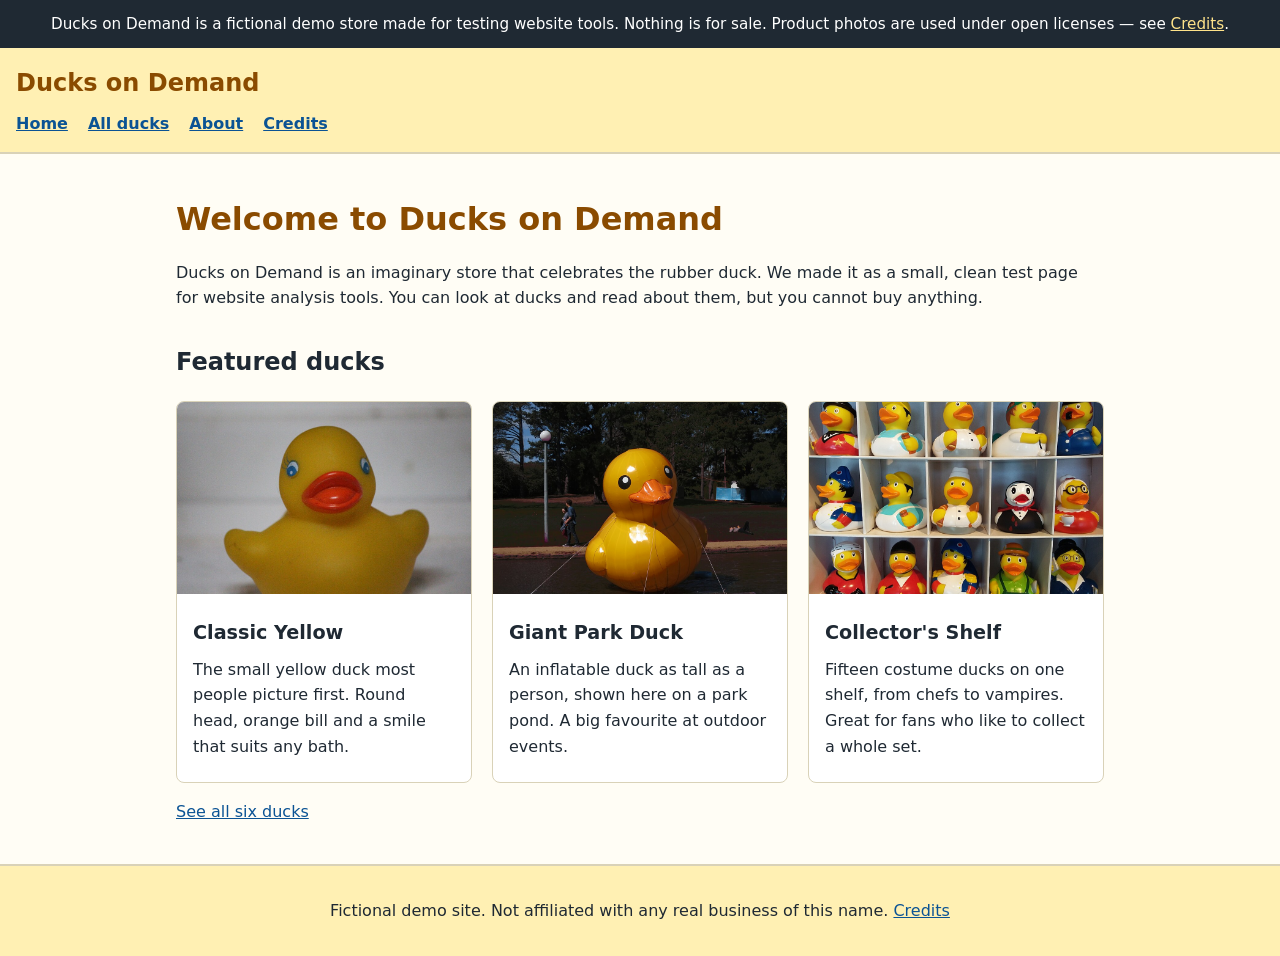
<file: index.html>
<!DOCTYPE html>
<html lang="en">
<head>
<meta charset="utf-8">
<meta name="viewport" content="width=device-width, initial-scale=1">
<title>Ducks on Demand | Fictional Rubber Duck Demo Store</title>
<meta name="description" content="Ducks on Demand is a fictional rubber duck store made as a demo page for testing SEO and accessibility tools. Nothing is for sale here.">
<link rel="stylesheet" href="css/style.css">
</head>
<body>
<div class="banner" role="note"><p>Ducks on Demand is a fictional demo store made for testing website tools. Nothing is for sale. Product photos are used under open licenses — see <a href="credits.html">Credits</a>.</p></div>
<header class="site">
<p class="site-name">Ducks on Demand</p>
<nav aria-label="Main"><ul><li><a href="index.html" aria-current="page">Home</a></li><li><a href="ducks.html">All ducks</a></li><li><a href="about.html">About</a></li><li><a href="credits.html">Credits</a></li></ul></nav>
</header>
<main>
<h1>Welcome to Ducks on Demand</h1>
<p>Ducks on Demand is an imaginary store that celebrates the rubber duck. We made it as a small, clean test page for website analysis tools. You can look at ducks and read about them, but you cannot buy anything.</p>
<h2>Featured ducks</h2>
<ul class="grid">
<li class="card"><img src="images/classic-yellow.jpg" alt="A close-up of a small yellow rubber duck with blue eyes and an orange bill, facing the camera" width="960" height="720" loading="lazy"><div class="body"><h3>Classic Yellow</h3><p>The small yellow duck most people picture first. Round head, orange bill and a smile that suits any bath.</p></div></li>
<li class="card"><img src="images/giant-park.jpg" alt="A giant inflatable yellow duck floating on a pond in a park with trees behind it" width="960" height="720" loading="lazy"><div class="body"><h3>Giant Park Duck</h3><p>An inflatable duck as tall as a person, shown here on a park pond. A big favourite at outdoor events.</p></div></li>
<li class="card"><img src="images/duck-collection.jpg" alt="A shelf of fifteen dressed-up rubber ducks wearing hats, uniforms and costumes" width="960" height="720" loading="lazy"><div class="body"><h3>Collector's Shelf</h3><p>Fifteen costume ducks on one shelf, from chefs to vampires. Great for fans who like to collect a whole set.</p></div></li>
</ul>
<p><a href="ducks.html">See all six ducks</a></p>
</main>
<footer class="site">
<p>Fictional demo site. Not affiliated with any real business of this name. <a href="credits.html">Credits</a></p>
</footer>
</body>
</html>
</file>
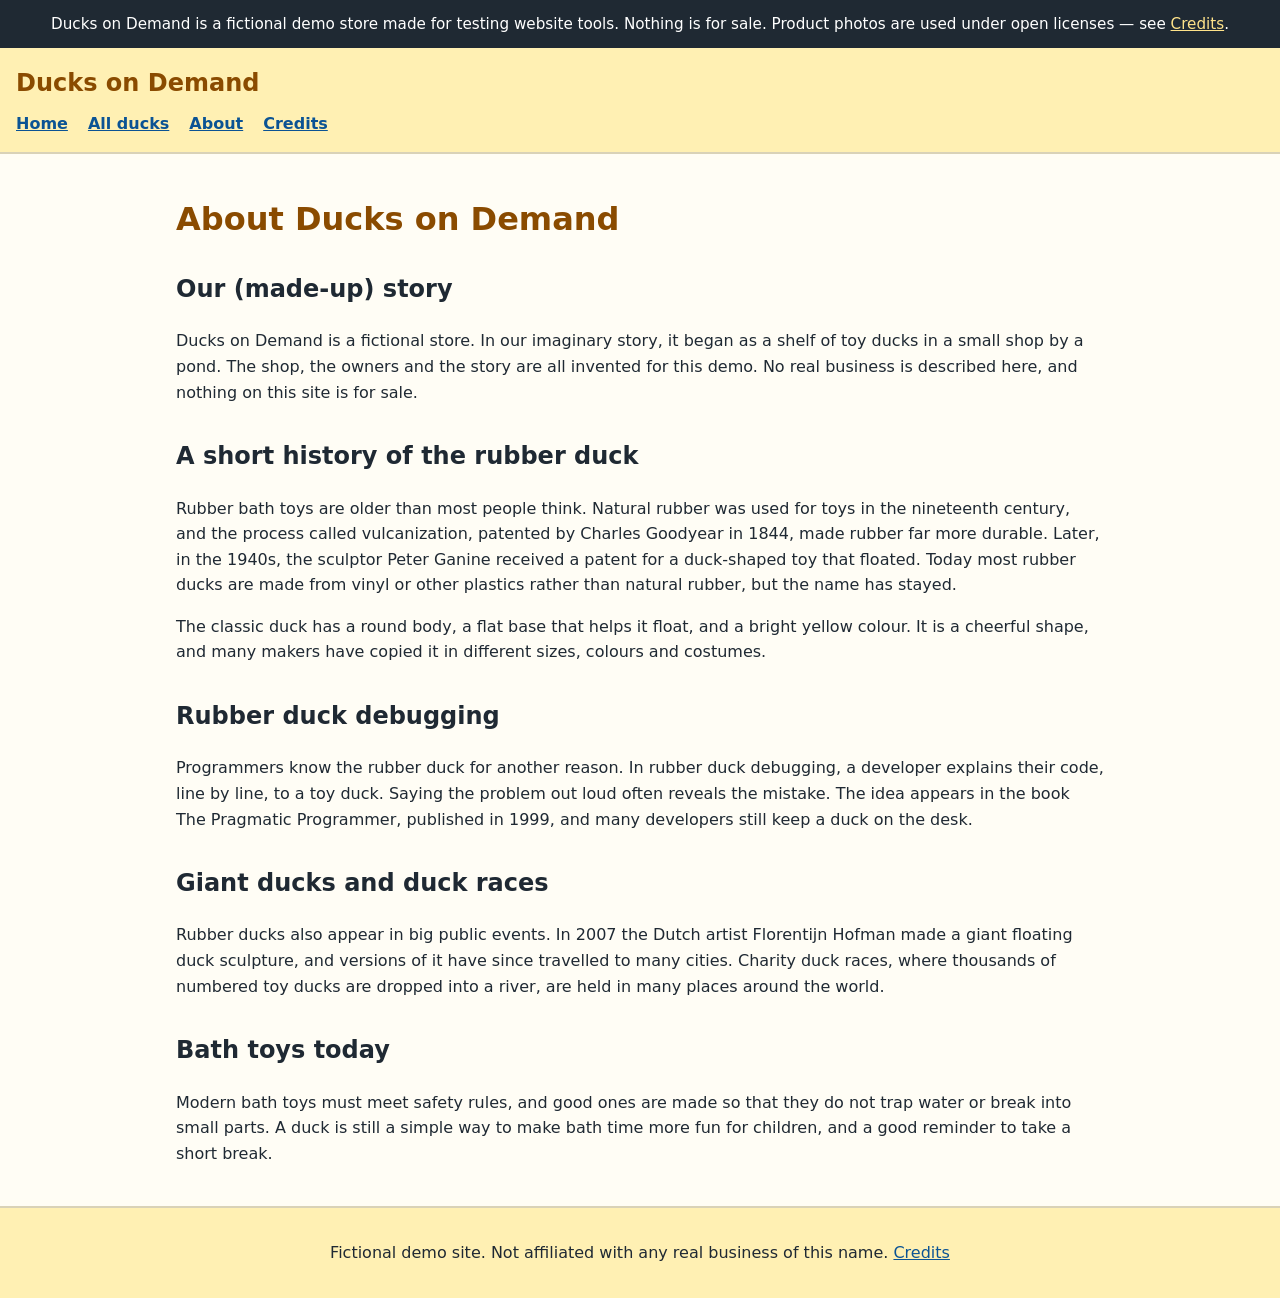
<file: about.html>
<!DOCTYPE html>
<html lang="en">
<head>
<meta charset="utf-8">
<meta name="viewport" content="width=device-width, initial-scale=1">
<title>About Ducks on Demand and Rubber Ducks</title>
<meta name="description" content="About our fictional duck store and rubber ducks.">
<link rel="stylesheet" href="css/style.css">
</head>
<body>
<div class="banner" role="note"><p>Ducks on Demand is a fictional demo store made for testing website tools. Nothing is for sale. Product photos are used under open licenses — see <a href="credits.html">Credits</a>.</p></div>
<header class="site">
<p class="site-name">Ducks on Demand</p>
<nav aria-label="Main"><ul><li><a href="index.html">Home</a></li><li><a href="ducks.html">All ducks</a></li><li><a href="about.html" aria-current="page">About</a></li><li><a href="credits.html">Credits</a></li></ul></nav>
</header>
<main>
<h1>About Ducks on Demand</h1>
<h2>Our (made-up) story</h2>
<p>Ducks on Demand is a fictional store. In our imaginary story, it began as a shelf of toy ducks in a small shop by a pond. The shop, the owners and the story are all invented for this demo. No real business is described here, and nothing on this site is for sale.</p>
<h2>A short history of the rubber duck</h2>
<p>Rubber bath toys are older than most people think. Natural rubber was used for toys in the nineteenth century, and the process called vulcanization, patented by Charles Goodyear in 1844, made rubber far more durable. Later, in the 1940s, the sculptor Peter Ganine received a patent for a duck-shaped toy that floated. Today most rubber ducks are made from vinyl or other plastics rather than natural rubber, but the name has stayed.</p>
<p>The classic duck has a round body, a flat base that helps it float, and a bright yellow colour. It is a cheerful shape, and many makers have copied it in different sizes, colours and costumes.</p>
<h2>Rubber duck debugging</h2>
<p>Programmers know the rubber duck for another reason. In rubber duck debugging, a developer explains their code, line by line, to a toy duck. Saying the problem out loud often reveals the mistake. The idea appears in the book The Pragmatic Programmer, published in 1999, and many developers still keep a duck on the desk.</p>
<h2>Giant ducks and duck races</h2>
<p>Rubber ducks also appear in big public events. In 2007 the Dutch artist Florentijn Hofman made a giant floating duck sculpture, and versions of it have since travelled to many cities. Charity duck races, where thousands of numbered toy ducks are dropped into a river, are held in many places around the world.</p>
<h2>Bath toys today</h2>
<p>Modern bath toys must meet safety rules, and good ones are made so that they do not trap water or break into small parts. A duck is still a simple way to make bath time more fun for children, and a good reminder to take a short break.</p>
</main>
<footer class="site">
<p>Fictional demo site. Not affiliated with any real business of this name. <a href="credits.html">Credits</a></p>
</footer>
</body>
</html>
</file>
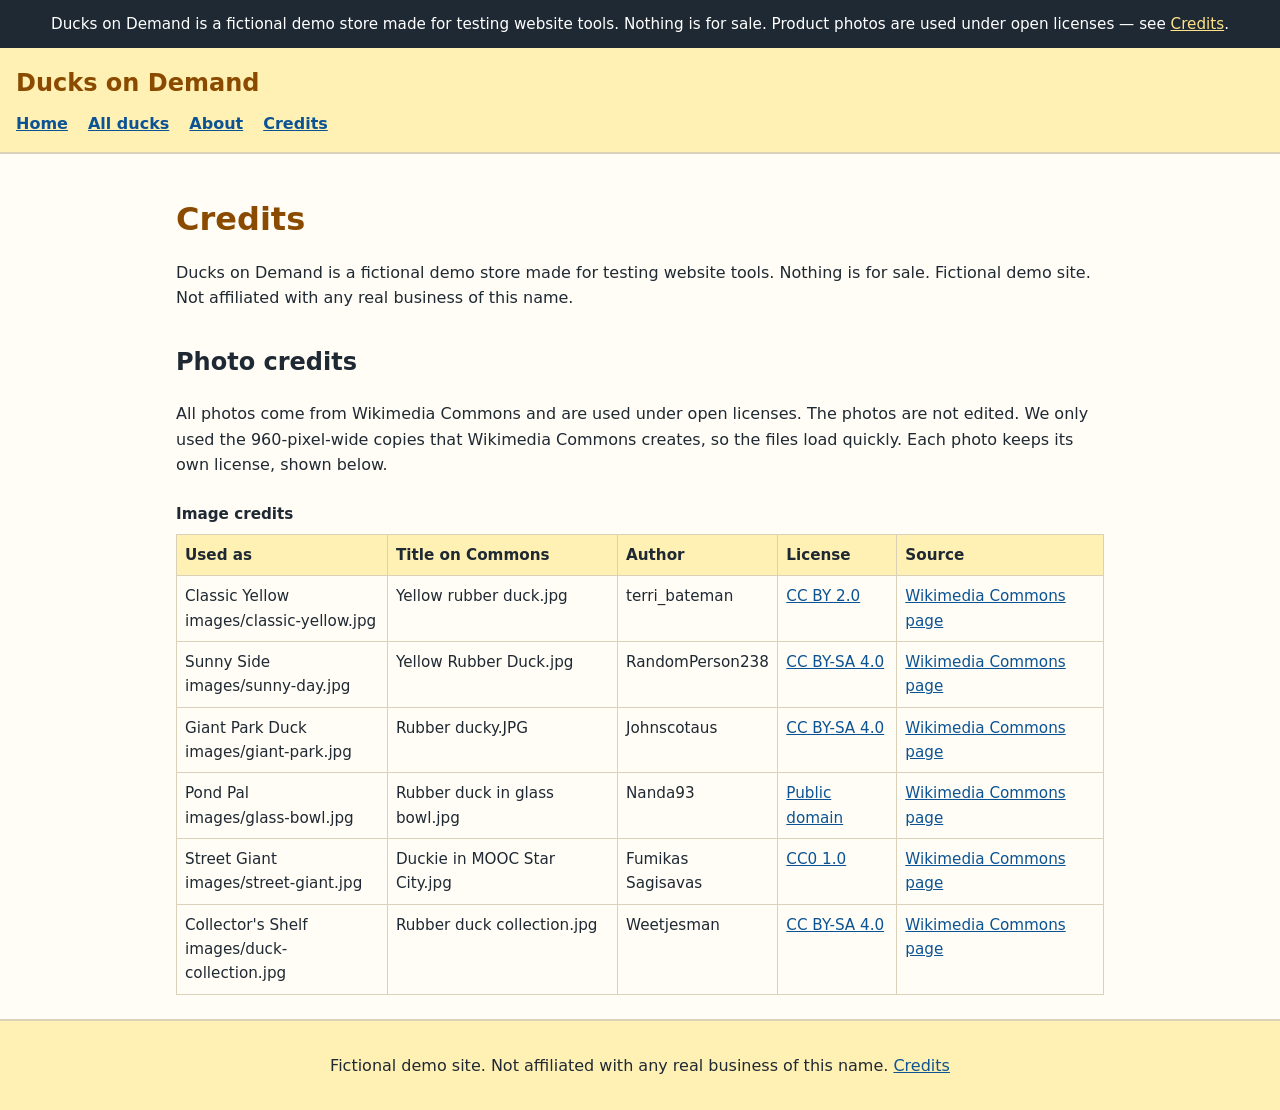
<file: credits.html>
<!DOCTYPE html>
<html lang="en">
<head>
<meta charset="utf-8">
<meta name="viewport" content="width=device-width, initial-scale=1">
<title>Credits and Image Licenses | Ducks on Demand</title>
<meta name="description" content="Credits for every photo on the Ducks on Demand demo site, with author, license and source links. All photos come from Wikimedia Commons.">
<link rel="stylesheet" href="css/style.css">
</head>
<body>
<div class="banner" role="note"><p>Ducks on Demand is a fictional demo store made for testing website tools. Nothing is for sale. Product photos are used under open licenses — see <a href="credits.html">Credits</a>.</p></div>
<header class="site">
<p class="site-name">Ducks on Demand</p>
<nav aria-label="Main"><ul><li><a href="index.html">Home</a></li><li><a href="ducks.html">All ducks</a></li><li><a href="about.html">About</a></li><li><a href="credits.html" aria-current="page">Credits</a></li></ul></nav>
</header>
<main>
<h1>Credits</h1>
<p>Ducks on Demand is a fictional demo store made for testing website tools. Nothing is for sale. Fictional demo site. Not affiliated with any real business of this name.</p>
<h2>Photo credits</h2>
<p>All photos come from Wikimedia Commons and are used under open licenses. The photos are not edited. We only used the 960-pixel-wide copies that Wikimedia Commons creates, so the files load quickly. Each photo keeps its own license, shown below.</p>
<div class="table-wrap">
<table>
<caption>Image credits</caption>
<thead><tr><th scope="col">Used as</th><th scope="col">Title on Commons</th><th scope="col">Author</th><th scope="col">License</th><th scope="col">Source</th></tr></thead>
<tbody>
<tr><td>Classic Yellow<br>images/classic-yellow.jpg</td><td>Yellow rubber duck.jpg</td><td>terri_bateman</td><td><a href="https://creativecommons.org/licenses/by/2.0/">CC BY 2.0</a></td><td><a href="https://commons.wikimedia.org/wiki/File:Yellow_rubber_duck.jpg">Wikimedia Commons page</a></td></tr>
<tr><td>Sunny Side<br>images/sunny-day.jpg</td><td>Yellow Rubber Duck.jpg</td><td>RandomPerson238</td><td><a href="https://creativecommons.org/licenses/by-sa/4.0/">CC BY-SA 4.0</a></td><td><a href="https://commons.wikimedia.org/wiki/File:Yellow_Rubber_Duck.jpg">Wikimedia Commons page</a></td></tr>
<tr><td>Giant Park Duck<br>images/giant-park.jpg</td><td>Rubber ducky.JPG</td><td>Johnscotaus</td><td><a href="https://creativecommons.org/licenses/by-sa/4.0/">CC BY-SA 4.0</a></td><td><a href="https://commons.wikimedia.org/wiki/File:Rubber_ducky.JPG">Wikimedia Commons page</a></td></tr>
<tr><td>Pond Pal<br>images/glass-bowl.jpg</td><td>Rubber duck in glass bowl.jpg</td><td>Nanda93</td><td><a href="https://commons.wikimedia.org/wiki/File:Rubber_duck_in_glass_bowl.jpg#Licensing">Public domain</a></td><td><a href="https://commons.wikimedia.org/wiki/File:Rubber_duck_in_glass_bowl.jpg">Wikimedia Commons page</a></td></tr>
<tr><td>Street Giant<br>images/street-giant.jpg</td><td>Duckie in MOOC Star City.jpg</td><td>Fumikas Sagisavas</td><td><a href="https://creativecommons.org/publicdomain/zero/1.0/">CC0 1.0</a></td><td><a href="https://commons.wikimedia.org/wiki/File:Duckie_in_MOOC_Star_City.jpg">Wikimedia Commons page</a></td></tr>
<tr><td>Collector's Shelf<br>images/duck-collection.jpg</td><td>Rubber duck collection.jpg</td><td>Weetjesman</td><td><a href="https://creativecommons.org/licenses/by-sa/4.0/">CC BY-SA 4.0</a></td><td><a href="https://commons.wikimedia.org/wiki/File:Rubber_duck_collection.jpg">Wikimedia Commons page</a></td></tr>
</tbody>
</table>
</div>
</main>
<footer class="site">
<p>Fictional demo site. Not affiliated with any real business of this name. <a href="credits.html">Credits</a></p>
</footer>
</body>
</html>
</file>
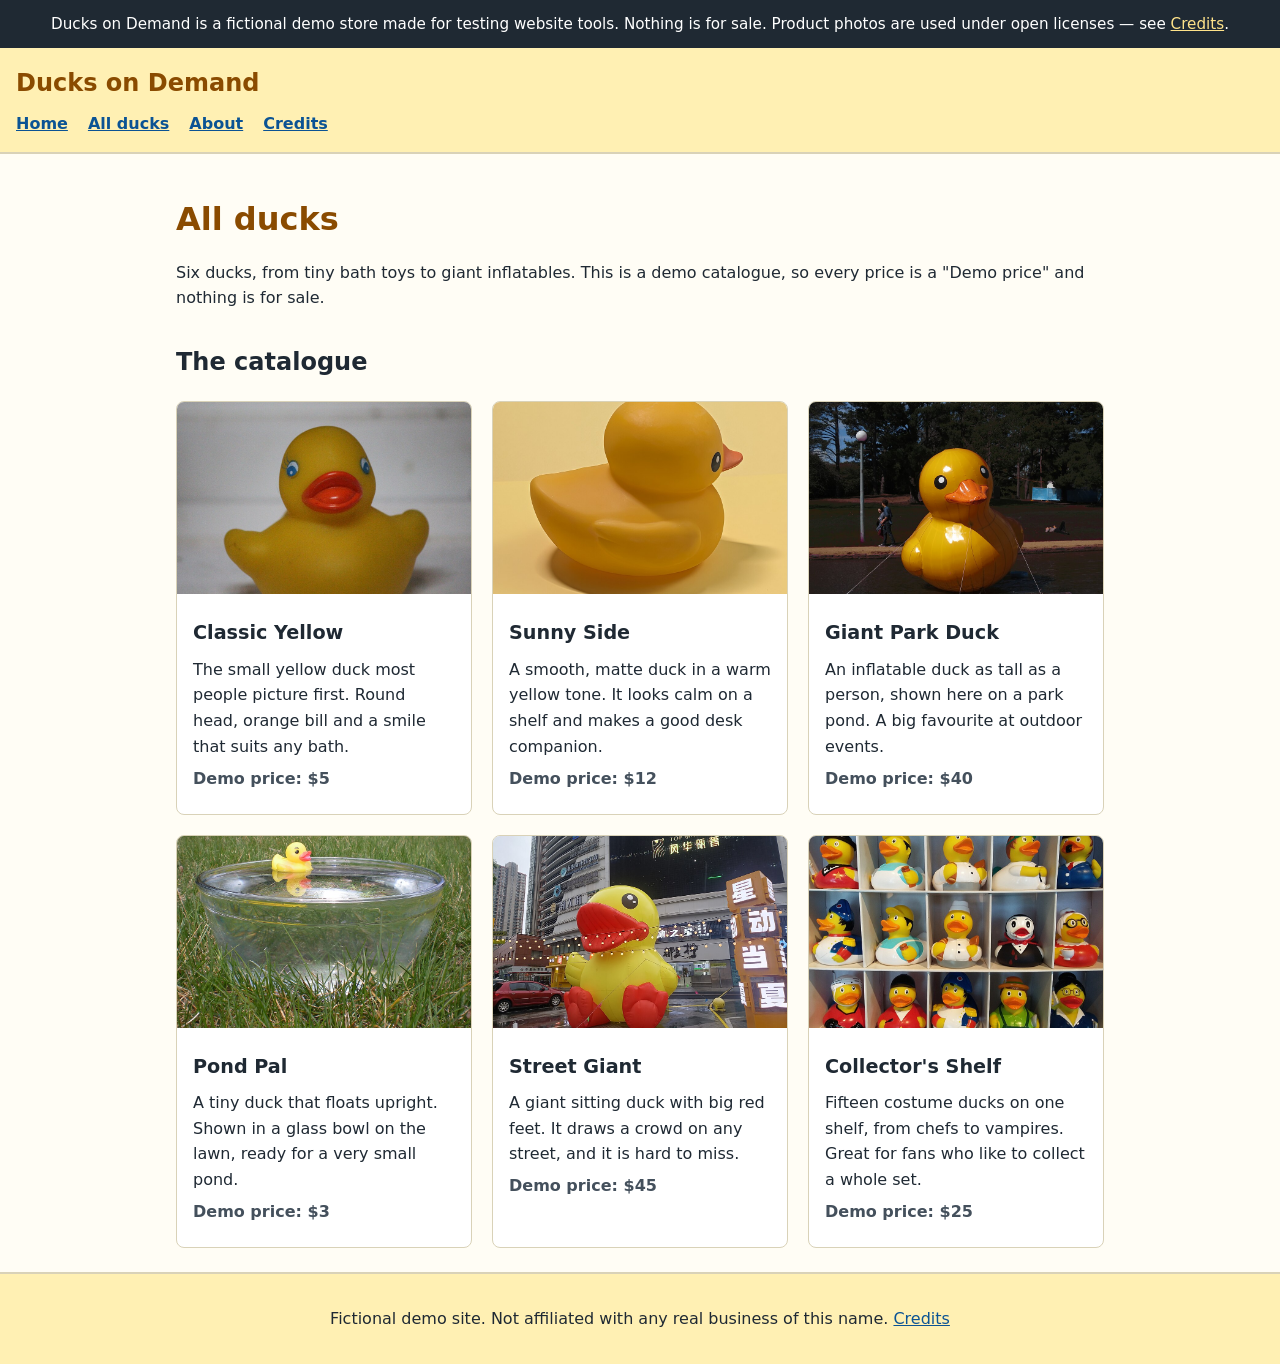
<file: ducks.html>
<!DOCTYPE html>
<html lang="en">
<head>
<meta charset="utf-8">
<meta name="viewport" content="width=device-width, initial-scale=1">
<title>All Ducks | Ducks on Demand Fictional Catalogue</title>
<meta name="description" content="Browse the six fictional rubber ducks in the Ducks on Demand demo catalogue. Prices are labelled demo prices and nothing can be bought.">
<link rel="stylesheet" href="css/style.css">
</head>
<body>
<div class="banner" role="note"><p>Ducks on Demand is a fictional demo store made for testing website tools. Nothing is for sale. Product photos are used under open licenses — see <a href="credits.html">Credits</a>.</p></div>
<header class="site">
<p class="site-name">Ducks on Demand</p>
<nav aria-label="Main"><ul><li><a href="index.html">Home</a></li><li><a href="ducks.html" aria-current="page">All ducks</a></li><li><a href="about.html">About</a></li><li><a href="credits.html">Credits</a></li></ul></nav>
</header>
<main>
<h1>All ducks</h1>
<p>Six ducks, from tiny bath toys to giant inflatables. This is a demo catalogue, so every price is a "Demo price" and nothing is for sale.</p>
<h2>The catalogue</h2>
<ul class="grid">
<li class="card"><img src="images/classic-yellow.jpg" alt="A close-up of a small yellow rubber duck with blue eyes and an orange bill, facing the camera" width="960" height="720" loading="lazy"><div class="body"><h3>Classic Yellow</h3><p>The small yellow duck most people picture first. Round head, orange bill and a smile that suits any bath.</p><p class="price">Demo price: $5</p></div></li>
<li class="card"><img src="images/sunny-day.jpg" alt="A large yellow rubber duck seen from the side against a pale yellow background" width="960" height="720" loading="lazy"><div class="body"><h3>Sunny Side</h3><p>A smooth, matte duck in a warm yellow tone. It looks calm on a shelf and makes a good desk companion.</p><p class="price">Demo price: $12</p></div></li>
<li class="card"><img src="images/giant-park.jpg" alt="A giant inflatable yellow duck floating on a pond in a park with trees behind it" width="960" height="720" loading="lazy"><div class="body"><h3>Giant Park Duck</h3><p>An inflatable duck as tall as a person, shown here on a park pond. A big favourite at outdoor events.</p><p class="price">Demo price: $40</p></div></li>
<li class="card"><img src="images/glass-bowl.jpg" width="960" height="720" loading="lazy"><div class="body"><h3>Pond Pal</h3><p>A tiny duck that floats upright. Shown in a glass bowl on the lawn, ready for a very small pond.</p><p class="price">Demo price: $3</p></div></li>
<li class="card"><img src="images/street-giant.jpg" alt="A giant inflatable yellow duck with a red bill sitting in front of a shopping centre" width="960" height="720" loading="lazy"><div class="body"><h3>Street Giant</h3><p>A giant sitting duck with big red feet. It draws a crowd on any street, and it is hard to miss.</p><p class="price">Demo price: $45</p></div></li>
<li class="card"><img src="images/duck-collection.jpg" alt="A shelf of fifteen dressed-up rubber ducks wearing hats, uniforms and costumes" width="960" height="720" loading="lazy"><div class="body"><h3>Collector's Shelf</h3><p>Fifteen costume ducks on one shelf, from chefs to vampires. Great for fans who like to collect a whole set.</p><p class="price">Demo price: $25</p></div></li>
</ul>
</main>
<footer class="site">
<p>Fictional demo site. Not affiliated with any real business of this name. <a href="credits.html">Credits</a></p>
</footer>
</body>
</html>
</file>
<file: css/style.css>
:root{--ink:#1f2933;--muted:#44505c;--bg:#fffdf5;--card:#ffffff;--accent:#8a4b00;--link:#0b5394;--band:#fff0b3;--line:#d9d2b8}
*{box-sizing:border-box}
body{margin:0;font-family:system-ui,-apple-system,"Segoe UI",Roboto,Arial,sans-serif;line-height:1.6;color:var(--ink);background:var(--bg)}
.banner{background:#1f2933;color:#fff;padding:.75rem 1rem;text-align:center;font-size:.95rem}
.banner p{margin:0}
.banner a{color:#ffe38a}
header.site{background:var(--band);padding:1rem;border-bottom:2px solid var(--line)}
.site-name{margin:0 0 .5rem;font-size:1.5rem;font-weight:700;color:var(--accent)}
nav ul{list-style:none;margin:0;padding:0;display:flex;flex-wrap:wrap;gap:.5rem 1.25rem}
nav a{color:var(--link);font-weight:600}
main{max-width:60rem;margin:0 auto;padding:1.5rem 1rem}
h1{font-size:2rem;line-height:1.2;color:var(--accent)}
h2{font-size:1.5rem;margin-top:2rem}
h3{font-size:1.2rem;margin:.5rem 0}
a{color:var(--link)}
a:focus,a:hover{outline:3px solid #f5b700;outline-offset:2px}
.grid{list-style:none;margin:0;padding:0;display:grid;grid-template-columns:repeat(auto-fill,minmax(16rem,1fr));gap:1.25rem}
.card{background:var(--card);border:1px solid var(--line);border-radius:8px;overflow:hidden}
.card img{display:block;width:100%;height:12rem;object-fit:cover}
.card .body{padding:1rem}
.card p{margin:.4rem 0}
.price{font-weight:700;color:var(--muted)}
table{border-collapse:collapse;width:100%;font-size:.95rem}
caption{text-align:left;font-weight:700;padding:.5rem 0}
th,td{border:1px solid var(--line);padding:.5rem;text-align:left;vertical-align:top}
th{background:var(--band)}
.table-wrap{overflow-x:auto}
footer.site{border-top:2px solid var(--line);background:var(--band);padding:1rem;text-align:center;color:var(--ink)}
@media (max-width:30rem){h1{font-size:1.6rem}.card img{height:10rem}}
</file>
